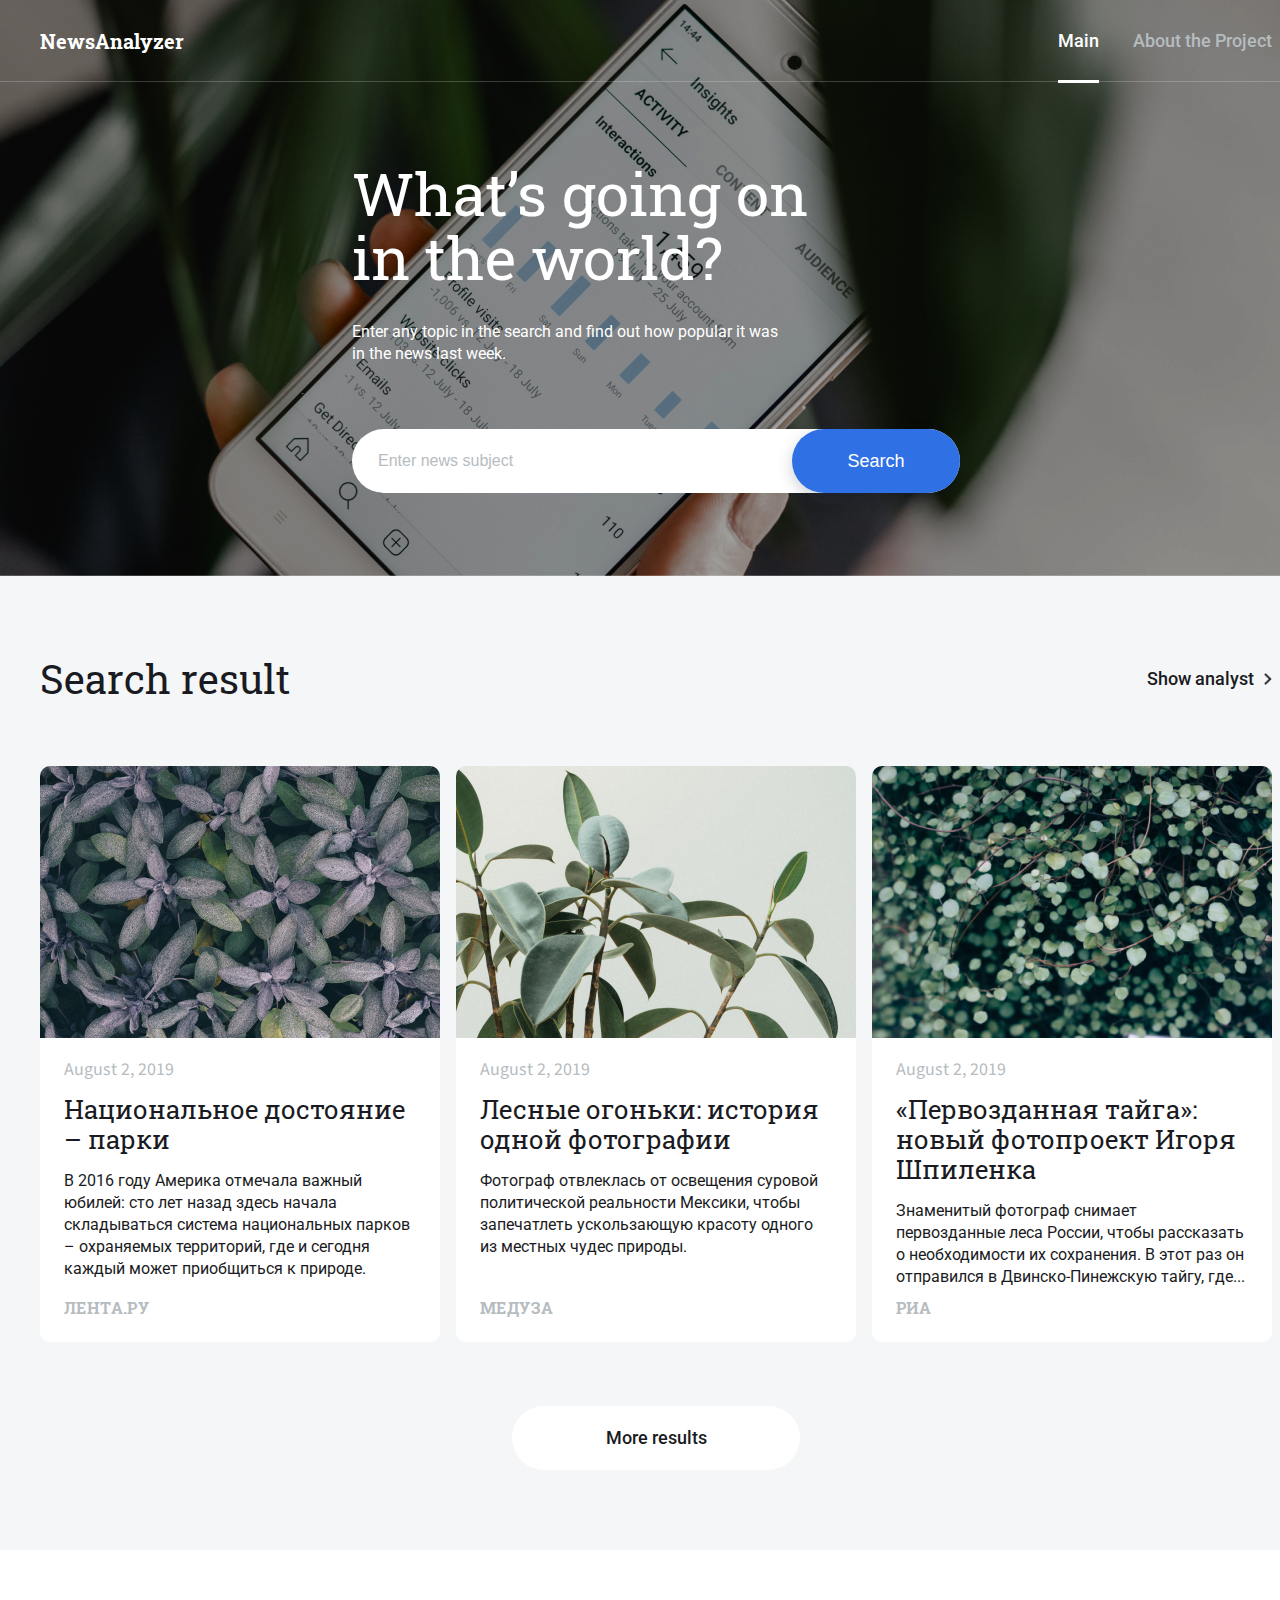
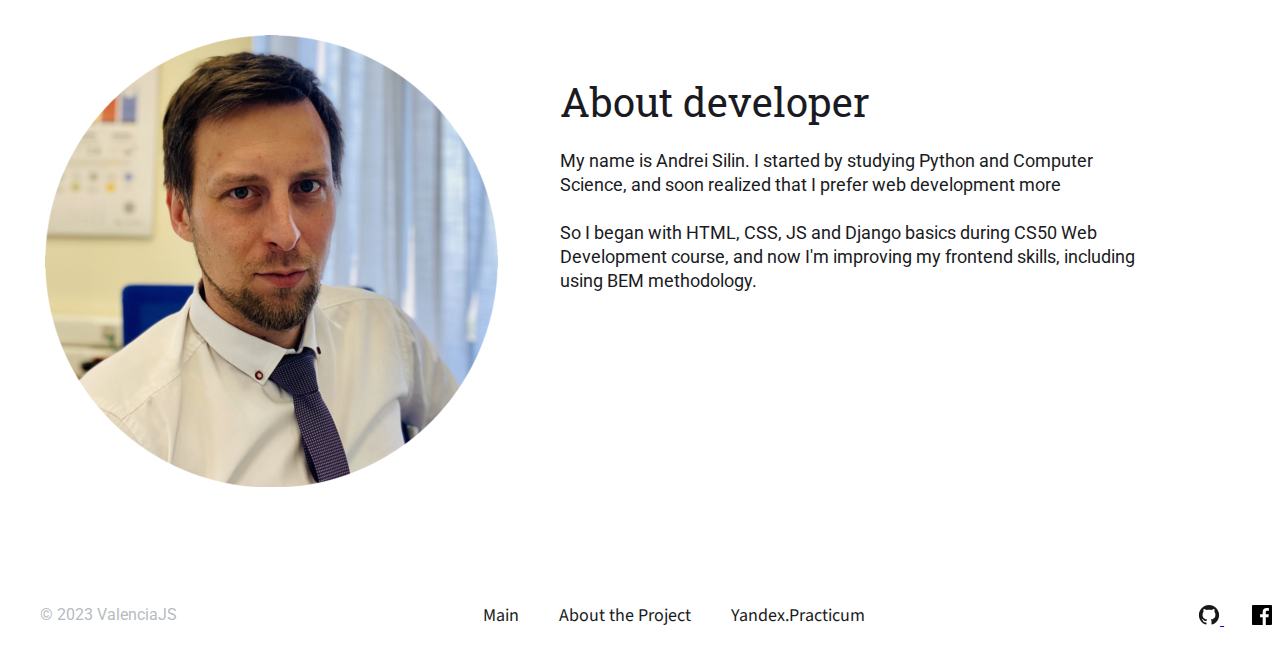
<file: index.html>
<!DOCTYPE html>
<html lang="en">

<head>
  <meta charset="UTF-8">
  <meta http-equiv="X-UA-Compatible" content="IE=edge">
  <meta name="viewport" content="width=device-width, initial-scale=1.0">
  <title>News Analyzer</title>

  <link href="static/styles.css" rel="stylesheet">
  <link rel="preconnect" href="https://fonts.googleapis.com">
  <link rel="preconnect" href="https://fonts.gstatic.com" crossorigin>
  <link
    href="https://fonts.googleapis.com/css2?family=Roboto+Slab:wght@400;700&family=Roboto:wght@400;500&family=Source+Sans+Pro&display=swap"
    rel="stylesheet">
</head>

<body>
  <header class="header">
    <div class="header__divide-line"></div>
    <div class="wrapper">
      <div class="header__top">
        <div class="logo header__logo">
          <a class="link logo__link" href="#">NewsAnalyzer</a>
        </div>
        <nav class="menu header__menu">
          <ul class="menu__list">
            <li class="menu__item_active-page">
              <a class="link menu__link_active-page" href="#">Main</a>
            </li>
            <li class="menu__item">
              <a class="link menu__link" href="about.html">About the Project</a>
            </li>
          </ul>
        </nav>
      </div>

      <div class="header__content">
        <div class="header__title">
          <p>What’s going on<br>in the world?</p>
        </div>
        <div class="header__hint">
          <p>Enter any topic in the search and find out how popular it was<br>in the news last week.</p>
        </div>

        <form action="" method="">
          <div class="search-form header__search-form">
            <div class="search-form__search-field">
              <input class="search-form__search-input" type="text" id="search-query" name="search-query" placeholder="Enter news subject">
            </div>
            <button class="search-form__search-button">
              <p class="search-form__search-button-name">Search</p>
            </button>
          </div>
        </form>

      </div>
    </div>
  </header>
  <div class="search-result">
    <div class="wrapper">
      <div class="search-result__searching">
        <div class="search-result__searching-image">
          <img src="images\Ellipse.png" alt="searching">
        </div>
        <div class="search-result__searching-text">
          <p>Looking for news...</p>
        </div>
      </div>
      <div class="search-result__nothing-found">
        <div class="search-result__nothing-found-image">
          <img src="images\not-found_v1.png" alt="not found">
        </div>
        <div class="title search-result__nothing-found-title">
          <p>Nothing was found</p>
        </div>
        <div class="description search-result__nothing-found-description">
          <p>Unfortunately, nothing was found on your request.</p>
        </div>
      </div>
      <div class="search-result__results">
        <div class="search-result__top">
          <div class="title search-result__title">
            <p>Search result</p>
          </div>
          <div class="look-analyst search-result__look-analyst">
            <a class="look-analyst__link" href="paper.html">
              <p>Show analyst</p>
              <img class="arrow look-analyst__arrow" src="images\arrow.png" alt="Arrow">
            </a>
          </div>
        </div>
        <div class="search-result__content">
          <div class="newscard search-result__card">
            <img class="newscard__image" src="images\news_image_01.png" alt="news_image">
            <div class="newscard__inner">
              <div class="newscard__body">
                <div class="newscard__date">
                  <date>August 2, 2019</date>
                </div>
                <div class="title newscard__title">
                  <p>Национальное достояние – парки</p>
                </div>
                <div class="description newscard__description">
                  <p>В 2016 году Америка отмечала важный юбилей: сто лет назад здесь начала складываться система
                    национальных парков – охраняемых территорий, где и сегодня каждый может приобщиться к природе.</p>
                </div>
              </div>
              <div class="newscard__footer">
                <div class="newscard__source">
                  <p>ЛЕНТА.РУ</p>
                </div>
              </div>
            </div>
          </div>
          <div class="newscard search-result__card">
            <img class="newscard__image" src="images\news_image_02.png" alt="news_image">
            <div class="newscard__inner">
              <div class="newscard__body">
                <div class="newscard__date">
                  <date>August 2, 2019</date>
                </div>
                <div class="title newscard__title">
                  <p>Лесные огоньки: история одной фотографии</p>
                </div>
                <div class="description newscard__description">
                  <p>Фотограф отвлеклась от освещения суровой политической реальности Мексики, чтобы запечатлеть
                    ускользающую красоту одного из местных чудес природы.</p>
                </div>
              </div>
              <div class="newscard__footer">
                <div class="newscard__source">
                  <p>МЕДУЗА</p>
                </div>
              </div>
            </div>
          </div>
          <div class="newscard search-result__card">
            <img class="newscard__image" src="images\news_image_03.png" alt="news_image">
            <div class="newscard__inner">
              <div class="newscard__body">
                <div class="newscard__date">
                  <date>August 2, 2019</date>
                </div>
                <div class="title newscard__title">
                  <p>«Первозданная тайга»: новый фотопроект Игоря Шпиленка</p>
                </div>
                <div class="description newscard__description">
                  <p>Знаменитый фотограф снимает первозданные леса России, чтобы рассказать о необходимости их
                    сохранения. В этот раз он отправился в Двинско-Пинежскую тайгу, где...</p>
                </div>
              </div>
              <div class="newscard__footer">
                <div class="newscard__source">
                  <p>РИА</p>
                </div>
              </div>
            </div>
          </div>
        </div>
        <div class="search-result__bottom">
          <form action="" method="">
            <button class="search-result__more-button">
              <p>More results</p>
            </button>
          </form>
          </div>

      </div>
    </div>
  </div>
  <div class="about-developer">
    <div class="wrapper">
      <div class="about-developer__inner">
        <div class="about-developer__photo">
          <img class="photo" src="images\photo_as.png" alt="developer photo">
        </div>
        <div class="about-developer__text-block">

          <div class="about-developer__title">
            <p>About developer</p>
          </div>
          <div class="about-developer__description">
            <p>My name is Andrei Silin. I started by studying Python and Computer Science, and soon realized that I prefer web development more</p>
            <br/>
            <p>So I began with HTML, CSS, JS and Django basics during CS50 Web Development course, and now I'm improving my frontend skills, including using BEM methodology.</p>
          </div>
        </div>
      </div>
    </div>
  </div>
  <footer class="footer">
    <div class="wrapper">
      <div class="footer__inner">
        <a class="footer__link" href="#">© 2023 ValenciaJS</a>
        <div class="footer__menu">
          <ul class="footer-menu__list">
            <li class="footer-menu__item">
              <a class="footer-menu__link" href="index.html">Main</a>
            </li>
            <li class="footer-menu__item">
              <a class="footer-menu__link" href="about.html">About the Project</a>
            </li>
            <li class="footer-menu__item">
              <a class="footer-menu__link" href="#">Yandex.Practicum</a>
            </li>
          </ul>
        </div>
        <div class="social footer__social">
          <a class="social__link" href="https://www.linkedin.com/in/andrei-silin" target="_blank">
            <img class="social__logo" src="images\linkedin.svg" alt="LinkedIn">
          </a>
          <a class="social__link" href="https://www.facebook.com/profile.php?id=100009367365530" target="_blank">
            <img class="social__logo" src="images\facebook.svg" alt="Facebook">
          </a>
        </div>
      </div>
    </div>
  </footer>
</body>

</html>
</file>
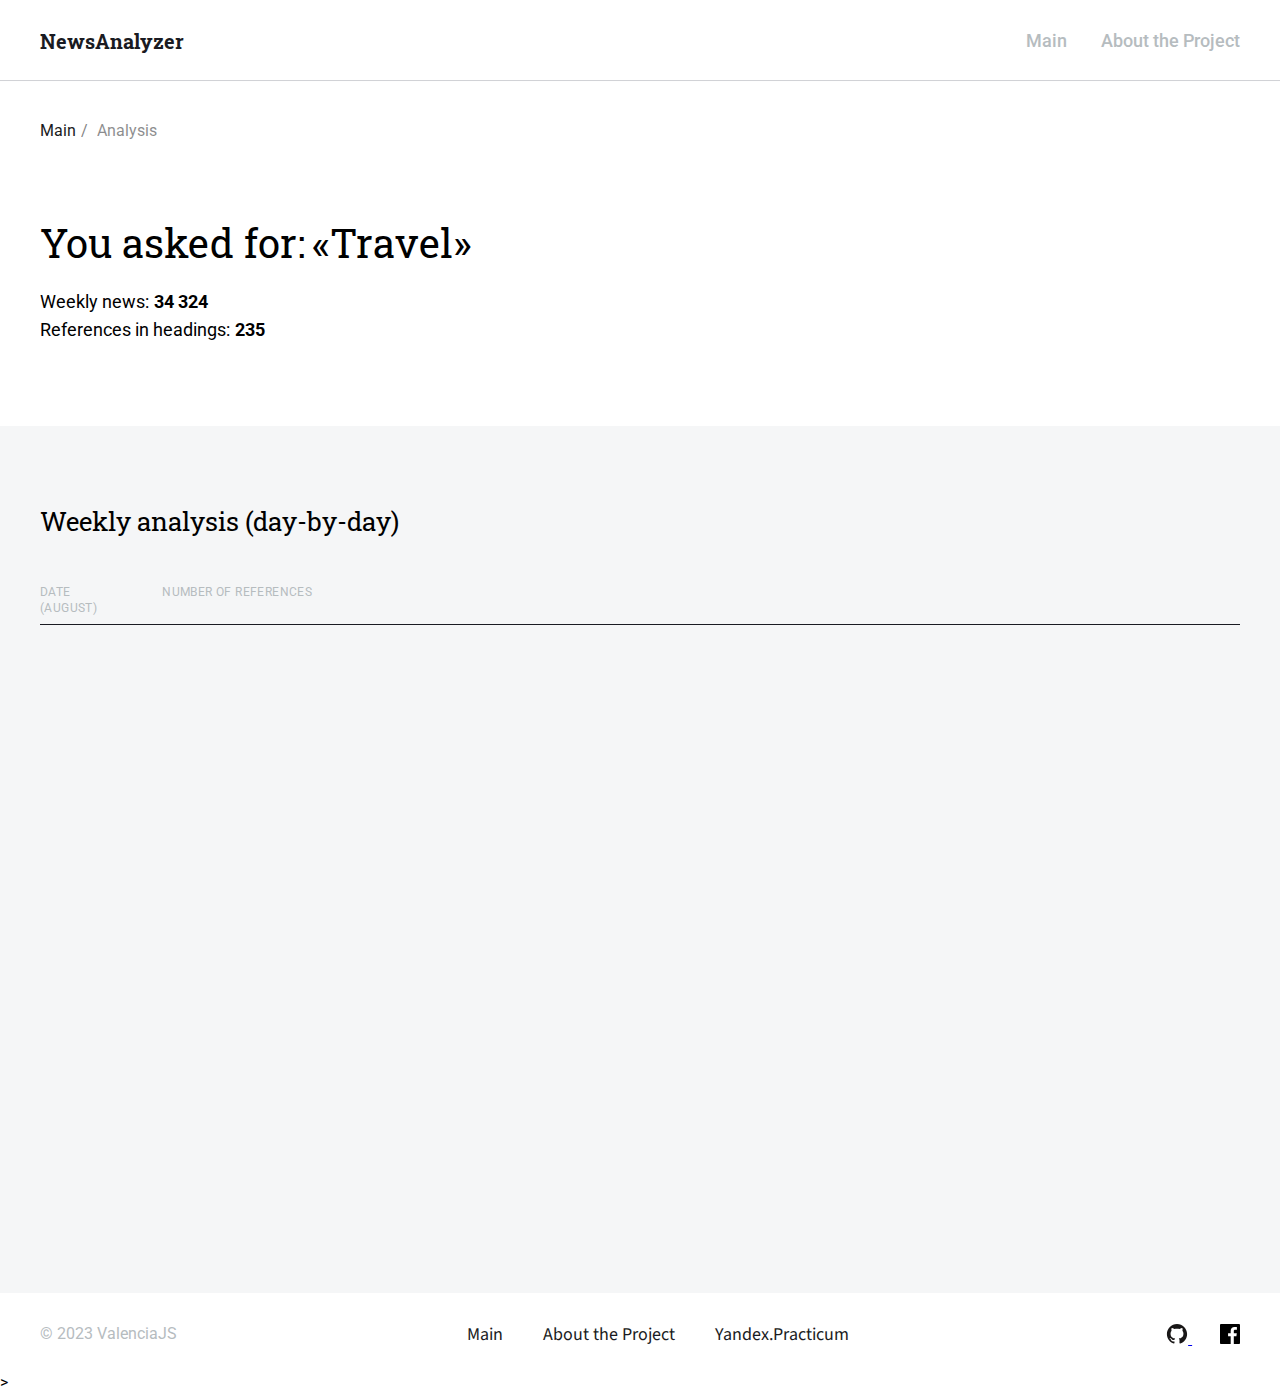
<file: paper.html>
<!DOCTYPE html>
<html lang="en">

<head>
  <meta charset="UTF-8">
  <meta name="viewport" content="width=device-width, initial-scale=1.0">
  <title>Analytics</title>

  <link rel="preconnect" href="https://fonts.googleapis.com">
  <link rel="preconnect" href="https://fonts.gstatic.com" crossorigin>
  <link
  href="https://fonts.googleapis.com/css2?family=Roboto+Slab:wght@400;700&family=Roboto:wght@400;500&family=Source+Sans+Pro&display=swap"
  rel="stylesheet">

  <link href="static/paper.css" rel="stylesheet">
  <script src="https://cdn.anychart.com/releases/8.11.1/js/anychart-base.min.js" type="text/javascript"></script>

</head>
<body>
  <header class="header">
    <div class="header__divide-line"></div>
    <div class="wrapper">
      <div class="header__top">
        <div class="logo header__logo">
          <a class="link logo__link" href="index.html">NewsAnalyzer</a>
        </div>
        <nav class="menu header__menu">
          <ul class="menu__list">
            <li class="menu__item">
              <a class="link menu__link" href="index.html">Main</a>
            </li>
            <li class="menu__item">
              <a class="link menu__link" href="about.html">About the Project</a>
            </li>
          </ul>
        </nav>
      </div>
    </div>
  </header>

  <div class="analysis">
    <div class="wrapper">
      <div class="analysis__nav">
        <ul>
          <li><a class="item" href="index.html">Main</a></li>
          <li><a class="item__active" href="#">Analysis</a></li>
        </ul>
      </div>
      <div class="analysis__search-query">
        <p class="query__title">You asked for:</p>
        <p class="query__content">«Travel»</p>
      </div>
      <div class="analysis__stat">
        <p class="stat__title">Weekly news:</p>
        <p class="stat__query">34 324</p>
      </div>
      <div class="analysis__stat">
        <p class="stat__title">References in headings:</p>
        <p class="stat__query">235</p>
      </div>
    </div>
  </div>

  <div class="chart">
    <div class="wrapper">
      <div class="chart__title">
        <p>Weekly analysis (day-by-day)</p>
      </div>
      <div class="chart_legend">
        <div class="chart_legend__data">
          <p>DATE</p>
          <p>(AUGUST)</p>
        </div>
        <div class="chart_legend__count">
          <p>NUMBER OF REFERENCES</p>
        </div>

      </div>
      <div class="weekly-chart" id="weeklyChart"></div>
    </div>
  </div>

  <footer class="footer">
    <div class="wrapper">
      <div class="footer__inner">
        <a class="footer__link" href="#">© 2023 ValenciaJS</a>
        <div class="footer__menu">
          <ul class="footer-menu__list">
            <li class="footer-menu__item">
              <a class="footer-menu__link" href="index.html">Main</a>
            </li>
            <li class="footer-menu__item">
              <a class="footer-menu__link" href="about.html">About the Project</a>
            </li>
            <li class="footer-menu__item">
              <a class="footer-menu__link" href="#">Yandex.Practicum</a>
            </li>
          </ul>
        </div>
        <div class="social footer__social">
          <a class="social__link" href="https://www.linkedin.com/in/andrei-silin" target="_blank">
            <img class="social__logo" src="images\linkedin.svg" alt="LinkedIn">
          </a>
          <a class="social__link" href="https://www.facebook.com/profile.php?id=100009367365530" target="_blank">
            <img class="social__logo" src="images\facebook.svg" alt="Facebook">
          </a>
        </div>
      </div>
    </div>
  </footer>

>
  <script>
    anychart.onDocumentLoad(function () {
      var chart = anychart.bar();

      // data
      var data = [
        ["19, Mon", 15],
        ["20, Tue", 18],
        ["21, Wed", 11],
        ["22, Thu", 39],
        ["23, Fri", 45],
        ["24, Sat", 73],
        ["25, Sun", 34]
      ];
      var series = chart.bar(data);
      series.name("References")

      // chart labels properties
      var labels = series.labels();
      labels.enabled(true);
      labels.position("left-center");
      labels.fontFamily("Roboto");
      labels.fontColor("#FFFFFF");
      labels.fontSize("12px");
      labels.fontWeight("700");
      labels.letterSpacing("0.4");

      var labelsX = chart.xAxis(0).labels();
      labelsX.enabled(true);
      labelsX.width("89px");
      labelsX.hAlign("left");
      labelsX.fontFamily("Roboto");
      labelsX.fontColor("#1A1B22");
      labelsX.fontSize("18px");
      labelsX.fontWeight("400");
      labelsX.offsetX(-15);

      // horizontal axis
      // bottom
      var yAxisBottom = chart.yAxis(0);
      yAxisBottom.stroke("#F5F6F7");
      yAxisBottom.ticks().stroke("#F5F6F7");
      // top
      var yAxisTop = chart.yAxis(1);
      yAxisTop.orientation("top");
      yAxisTop.stroke("#F5F6F7");
      yAxisTop.ticks().stroke("#F5F6F7");

      // vertical axis
      var xAxisLeft = chart.xAxis(0);
      xAxisLeft.stroke("#F5F6F7");
      xAxisLeft.ticks().stroke("#F5F6F7");

      // horizontal axis labels
      // bottom
      var labelsYBottom = chart.yAxis(0).labels();
      labelsYBottom.offsetY(-20);
      labelsYBottom.offsetX(4);
      labelsYBottom.fontFamily("Roboto");
      labelsYBottom.fontColor("#B6BCBF");
      labelsYBottom.fontSize("12px");
      labelsYBottom.fontWeight("400");
      labelsYBottom.letterSpacing("0.4");

      // top
      var labelsYTop = chart.yAxis(1).labels();
      labelsYTop.offsetY(20);
      labelsYTop.offsetX(4);
      labelsYTop.fontFamily("Roboto");
      labelsYTop.fontColor("#B6BCBF");
      labelsYTop.fontSize("12px");
      labelsYTop.fontWeight("400");
      labelsYTop.letterSpacing("0.4");

      // scale
      // bottom
      var yScaleBottom = chart.yScale();
      yScaleBottom.minimum(0);
      yScaleBottom.maximum(100);
      yScaleBottom.ticks().interval(25);

      // top
      var yScaleTop = anychart.scales.linear();
      yScaleTop.minimum(0);
      yScaleTop.maximum(100);
      yScaleTop.ticks().interval(25);

      // formatting chart
      series.normal().fill("#2F71E5");
      series.normal().stroke("#2F71E5", 0);
      chart.barGroupsPadding(2.1);
      chart.background().fill("#F5F6F7");
      chart.container("weeklyChart");
      chart.draw();
    });
  </script>
</body>
</html>
</file>
<file: static/styles.css>
@import url("https://fonts.googleapis.com/css2?family=Roboto+Slab:wght@400;700&family=Roboto:wght@400;500&family=Source+Sans+Pro&display=swap");
body, ul, li, p, img, div {
  margin: 0;
  padding: 0;
}

body {
  font-family: "Roboto", sans-serif;
  font-style: normal;
}

button {
  border: 0;
  cursor: pointer;
}

.wrapper {
  max-width: 1232px;
  margin-left: auto;
  margin-right: auto;
  transition: margin-left 0.5s, margin-right 0.5s;
}
.header {
  box-shadow: inset 0px -1px 0px rgba(255, 255, 255, 0.2);
  color: #ffffff;
  background-image: url("../images/bg_image.png");
  background-repeat: no-repeat;
  background-size: 100%;
}
.header__top {
  height: 80px;
  display: flex;
  flex-direction: row;
  justify-content: space-between;
}
.header__logo {
  display: flex;
  align-items: center;
}
.logo__link {
  font-family: "Roboto Slab", sans-serif;
  font-weight: 700;
  font-size: 20px;
  line-height: 24px;
  color: #ffffff;
}
.header__menu {
  font-weight: 500;
  font-size: 18px;
  line-height: 24px;
}
.header__divide-line {
  position: relative;
  top: 81px;
  height: 1px;
  background: rgba(196, 196, 196, 0.01);
  box-shadow: inset 0px -1px 0px rgba(255, 255, 255, 0.2);
}
.header__content {
  margin-left: auto;
  margin-right: auto;
  padding-bottom: 83px;
  max-width: 608px;
}
.header__title {
  margin-top: 80px;

  font-family: "Roboto Slab", sans-serif;
  font-size: 60px;
  line-height: 64px;
  font-weight: 400;
  text-align: left;
}
.header__hint {
  font-size: 16px;
  line-height: 22px;
  margin-top: 32px;
}
.header__search-form {
  margin-top: 64px;

  box-sizing: border-box;
  width: 608px;
  height: 64px;
  border-radius: 32px;
  background-color: #ffffff;
}

.menu__list {
  display: flex;
  flex-direction: row;
  justify-content: space-around;
  height: 103%;
  line-height: 80px;
}
.menu__item {
  margin-left: 34px;
  list-style-type: none;
}
.menu__item_active-page {
  margin-left: 34px;
  list-style-type: none;
  border-bottom: solid #ffffff 3px;
}
.menu__link {
  font-weight: 500;
  font-size: 18px;
  line-height: 24px;
  color: #b6bcbf;
}
.menu__link_active-page {
  font-weight: 500;
  font-size: 18px;
  line-height: 24px;
  color: #ffffff;
}
.link {
  text-decoration: none;
}

.search-form {
  display: flex;
  align-items: center;
  flex-direction: row;
  justify-content: space-between;
}
.search-form__search-input {
  border: 0;
  outline: none;
  width: 376px;
  margin-left: 24px;
  font-weight: 400;
  font-size: 16px;
  line-height: 22px;
}
.search-form__search-input::placeholder {
  color: #B6BCBF;
}
.search-form__search-button {
  display: flex;
  align-items: center;
  width: 168px;
  height: 64px;
  background: #2F71E5;
  box-shadow: 0px 5px 15px rgba(14, 26, 57, 0.2);
  border-radius: 32px;
}
.search-form__search-button-name {
  margin-left: auto;
  margin-right: auto;

  font-weight: 500;
  font-size: 18px;
  line-height: 24px;
  color: #ffffff;
}

.search-result {
  font-family: "Roboto Slab", sans-serif;
  font-style: normal;
  font-weight: 400;
  font-size: 18px;
  line-height: 24px;
  color: #B6BCBF;
  background-color: #F5F6F7;
}

.search-result__searching {
  display: none;
  padding-top: 80px;
  padding-bottom: 75px;
  text-align: center;
}
.search-result__searching-text {
  margin-top: 24px;
}
.search-result__nothing-found {
  display: none;
  padding-top: 80px;
  padding-bottom: 80px;
  text-align: center;
}
.search-result__nothing-found-title {
  margin-top: 19px;
  width: 356px;
  position: relative;
  left: 50%;
  transform: translateX(-50%);

  font-size: 26px;
  line-height: 30px;
  color: #1A1B22;
}
.search-result__nothing-found-description {
  margin-top: 16px;
  position: relative;
  left: 50%;
  transform: translateX(-50%);

  font-family: "Roboto", sans-serif;
  width: 356px;
}
.search-result__results {
  padding-top: 80px;
  padding-bottom: 80px;

  background: #F5F6F7;
  font-style: normal;
}
.search-result__top {
  display: flex;
  align-items: center;
  justify-content: space-between;
}
.search-result__title {
  font-family: "Roboto Slab", sans-serif;
  font-weight: 400;
  font-size: 40px;
  line-height: 46px;
  color: #1A1B22;
}
.search-result__look-analyst {
  bottom: 64px;
}
.search-result__content {
  margin-top: 64px;
  display: flex;
  justify-content: space-between;
}
.search-result__more-button {
  margin-left: auto;
  margin-right: auto;
  margin-top: 64px;

  display: flex;
  justify-content: center;
  align-items: center;
  width: 288px;
  height: 64px;
  background: #ffffff;
  border-radius: 32px;

  font-family: "Roboto";
  font-weight: 500;
  font-size: 18px;
  line-height: 24px;
  color: #1A1B22;
}

.look-analyst__link {
  display: flex;
  align-items: center;
  flex-direction: row;
  justify-content: space-between;
  text-decoration: none;
  font-family: "Roboto", sans-serif;
  font-weight: 500;
  font-size: 18px;
  line-height: 24px;
  color: #1A1B22;
}
.look-analyst__arrow {
  width: 8.12px;
  height: 12.41px;
  margin-left: 10.29px;
}

.newscard {
  width: 400px;
  background-color: #ffffff;
  border-radius: 10px;
  text-align: left;
}
.newscard__inner {
  height: 299px;
  display: flex;
  flex-direction: column;
  justify-content: space-between;
}
.newscard__body {
  padding-left: 24px;
  padding-right: 24px;
}
.newscard__image {
  border-top-left-radius: 10px;
  border-top-right-radius: 10px;
  height: 272px;
}
.newscard__date {
  margin-top: 15px;

  font-family: "Source Sans Pro";
}
.newscard__title {
  margin-top: 12px;

  font-size: 26px;
  line-height: 30px;
  color: #1A1B22;
}
.newscard__description {
  margin-top: 16px;

  font-family: "Roboto";
  font-size: 16px;
  line-height: 22px;
  color: #1A1B22;
}
.newscard__footer {
  padding-left: 24px;
}
.newscard__source {
  margin-bottom: 24px;

  font-weight: 700;
  font-size: 16px;
  line-height: 20px;
  letter-spacing: 0.4px;
  text-transform: uppercase;
  color: #B6BCBF;
}

.about-developer__inner {
  padding-top: 78px;
  padding-bottom: 78px;

  background-color: #ffffff;
  display: flex;
  flex-direction: row;
  justify-content: left;
  font-style: normal;
  font-weight: 400;
}
.about-developer__text-block {
  margin-top: 51px;
  margin-left: 56px;
}
.about-developer__title {
  font-family: "Roboto Slab";
  font-size: 40px;
  line-height: 46px;
  color: #1A1B22;
}
.about-developer__description {
  max-width: 600px;
  margin-top: 24px;

  font-family: "Roboto";
  font-style: normal;
  font-weight: 400;
  font-size: 18px;
  line-height: 24px;
  color: #1A1B22;
}

.footer__inner {
  padding-top: 30px;
  padding-bottom: 25px;

  background-color: #ffffff;
  display: flex;
  flex-direction: row;
  justify-content: space-between;
  font-style: normal;
  font-weight: 400;
}
.footer__link {
  text-decoration: none;
  color: #b6bcbf;
  font-family: "Roboto";
  font-size: 16px;
  line-height: 22px;
}

.footer-menu__list {
  display: flex;
  flex-direction: row;
}
.footer-menu__item {
  margin-left: 20px;
  margin-right: 20px;
  list-style-type: none;
}
.footer-menu__link {
  font-family: "Source Sans Pro";
  font-weight: 400;
  font-size: 18px;
  line-height: 24px;
  color: #1a1b22;
  text-decoration: none;
}

.social__logo {
  margin-left: 27.89px;
}

@media (max-width: 1440px) {
  .header {
    background-size: auto;
    background-position-x: center;
  }
}
@media (max-width: 1330px) {
  .wrapper {
    margin-left: 40px;
    margin-right: 40px;
  }
}
@media (max-width: 768px) {
  .wrapper {
    margin-left: 16px;
    margin-right: 16px;
  }
}
@media (min-width: 768px) and (max-width: 1330px) {
  .newscard {
    width: 100%;
    max-width: 400px;
  }
  .wrapper {
    width: 100%;
    max-width: 1232px;
  }
}
</file>
<file: static/paper.css>
body, ul, li, p, img, div {
  margin: 0;
  padding: 0;
}
body {
  font-family: "Roboto", sans-serif;
  font-style: normal;
  letter-spacing: 0px;
  background-color: #ffffff;
}
button {
  outline: none;
  cursor: pointer;
}

/* common borders */
.wrapper {
  max-width: 1232px;
  margin-left: auto;
  margin-right: auto;
  transition: margin-left 0.5s, margin-right 0.5s;
}

/* header */
.header {
  color: #1A1B22;
  box-shadow: inset 0px -1px 0px #D1D2D6;
}
.header__divide-line {
  position: relative;
  top: 81px;
  height: 1px;
  background: rgba(196, 196, 196, 0.01);
  box-shadow: inset 0px -1px 0px rgba(255, 255, 255, 0.2);
}
.header__top {
  height: 80px;
  display: flex;
  flex-direction: row;
  justify-content: space-between;
}
.header__logo {
  display: flex;
  align-items: center;
}
.logo__link {
  font-family: "Roboto Slab", sans-serif;
  font-weight: 700;
  font-size: 20px;
  line-height: 24px;
  color: #1A1B22;
}
.header__menu {
  font-weight: 500;
  font-size: 18px;
  line-height: 24px;
}
.menu__list {
  display: flex;
  flex-direction: row;
  justify-content: space-around;
  height: 103%;
  line-height: 80px;
}
.menu__item {
  margin-left: 34px;
  list-style-type: none;
}
.menu__link {
  font-weight: 500;
  font-size: 18px;
  line-height: 24px;
  color: #b6bcbf;
}
.menu__link:hover {
  color: #000000;
}
.link {
  text-decoration: none;
}

/* analysis */
.analysis {
  padding-top: 40px;
  padding-bottom: 80px;
}
.analysis__nav {
  padding-bottom: 80px;
  list-style-type: none;
}
.analysis__nav li {
  display: inline;
}
.analysis__nav li:not(:last-child):after {
  content: "/";
  margin: 0 5px;
  opacity: 0.5;
}
.analysis__nav a {
  text-decoration: none;
  color: #1A1B22;
}
.analysis__nav a:hover {
  text-decoration: underline;
}
.item__active {
  opacity: 0.5;
}
.analysis__search-query {
  display: flex;
  flex-direction: row;
  padding-bottom: 24px;

  font-family: Roboto Slab;
  font-size: 40px;
  font-weight: 400;
  line-height: 46px;
}
.query__title {
  margin-right: 7px;
}

.analysis__stat {
  display: flex;
  flex-direction: row;
  padding-bottom: 4px;

  font-size: 18px;
  line-height: 24px;
}
.stat__title {
  font-weight: 400;
  margin-right: 5px;
}
.stat__query {
  font-weight: 700;
}

/* chart */
.chart {
  padding-top: 80px;
  padding-bottom: 40px;
  background: #F5F6F7;
}
.chart__title {
  padding-bottom: 48px;
  font-family: Roboto Slab;
  font-size: 26px;
  font-weight: 400;
  line-height: 30px;
}
.chart_legend {
  display: flex;
  flex-direction: row;
  font-size: 12px;
  font-weight: 400;
  line-height: 16px;
  letter-spacing: 0.4px;
  text-align: left;
  color: #b6bcbf;
  border-bottom: solid 1px #1a1b22;
}
.chart_legend__data {
  padding-right: 65px;
}
.chart_legend__count {
  padding-bottom: 24px;
}
.weekly-chart {
  width: 100%;
  height: 628px; /* 756 - 48 - 80*/
}

/* footer */
.footer__inner {
  padding-top: 30px;
  padding-bottom: 25px;

  background-color: #ffffff;
  display: flex;
  flex-direction: row;
  justify-content: space-between;
  font-style: normal;
  font-weight: 400;
}
.footer__link {
  text-decoration: none;
  color: #b6bcbf;
  font-family: "Roboto";
  font-size: 16px;
  line-height: 22px;
}
.footer-menu__list {
  display: flex;
  flex-direction: row;
}
.footer-menu__item {
  margin-left: 20px;
  margin-right: 20px;
  list-style-type: none;
}
.footer-menu__link {
  font-family: "Source Sans Pro";
  font-weight: 400;
  font-size: 18px;
  line-height: 24px;
  color: #1a1b22;
  text-decoration: none;
}
.social__logo {
  margin-left: 27.89px;
}

@media (max-width: 1330px) {
  .wrapper {
    margin-left: 40px;
    margin-right: 40px;
  }
}
@media (max-width: 700px) {
  .wrapper {
    margin-left: 16px;
    margin-right: 16px;
  }
}
</file>
